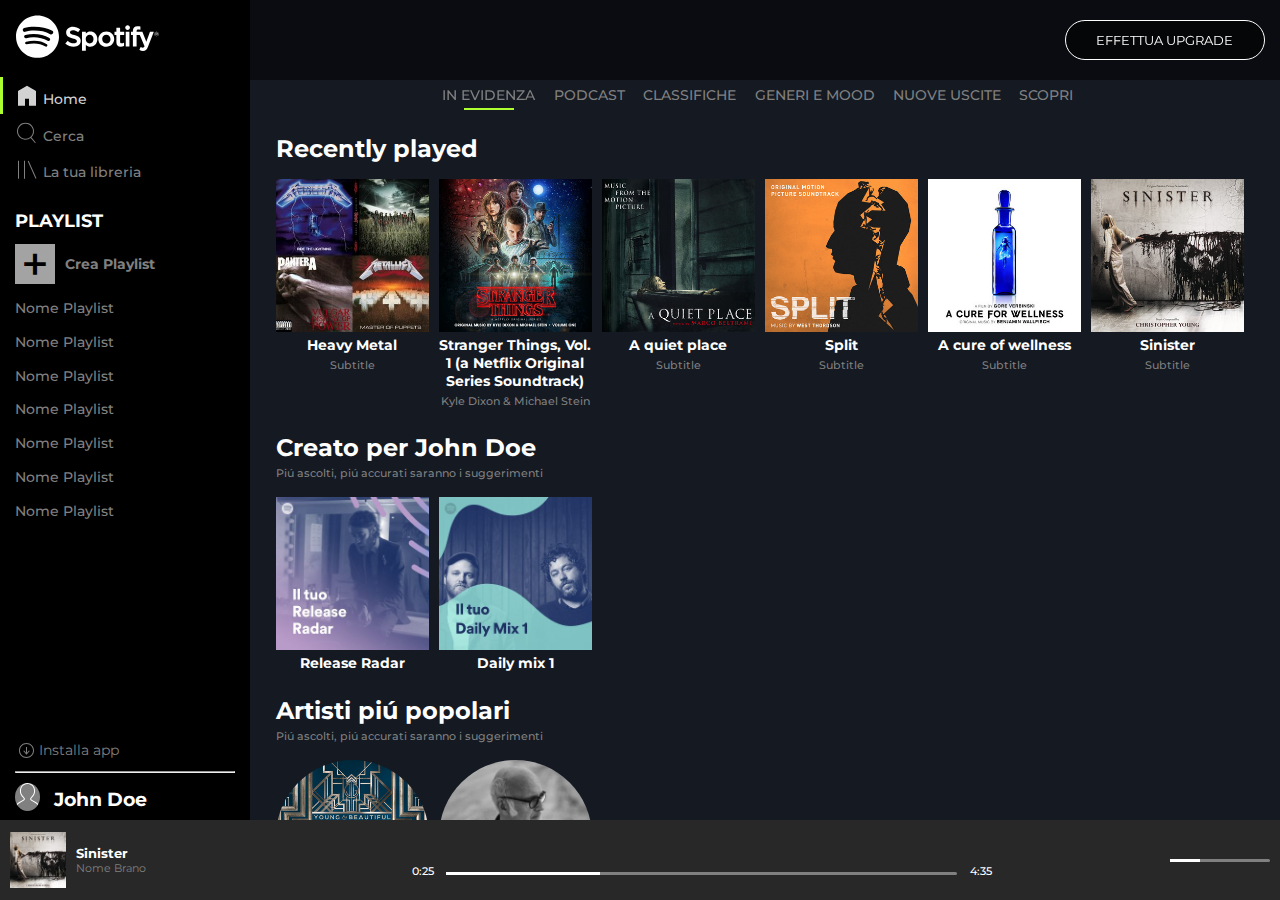
<file: index.html>
<!DOCTYPE html>
<html lang="en">
<head>
    <meta charset="UTF-8">
    <meta http-equiv="X-UA-Compatible" content="IE=edge">
    <meta name="viewport" content="width=device-width, initial-scale=1.0">
    <link rel="shortcut icon" type="image/jpg" href="img/favicon.ico"/>

    <link rel="stylesheet" href="https://cdnjs.cloudflare.com/ajax/libs/font-awesome/6.0.0-beta2/css/all.min.css" integrity="sha512-YWzhKL2whUzgiheMoBFwW8CKV4qpHQAEuvilg9FAn5VJUDwKZZxkJNuGM4XkWuk94WCrrwslk8yWNGmY1EduTA==" crossorigin="anonymous" referrerpolicy="no-referrer" />

    <link rel="preconnect" href="https://fonts.googleapis.com">
    <link rel="preconnect" href="https://fonts.gstatic.com" crossorigin>
    <link href="https://fonts.googleapis.com/css2?family=Montserrat:wght@300;400;500;600;700&display=swap" rel="stylesheet">

    <link rel="stylesheet" href="css/style.css">

    <title>Spotify</title>
</head>
<body>
    
    <div class="app-container">

        <!-- call to action in alto -->
        <div class="cta-container">
            <div class="cta">
                <button class="upgrade-btn">effettua upgrade</button>
            </div>
        </div>
        <!-- /call to action in alto -->
        
        <!-- contenitore delle due colonne del main -->
        <main class="wrapper">
            
            <!-- prima colonna a sinistra  -->
            <nav class="side-nav">
                
                <!-- parte superiore navbar -->
                <div class="side-nav-top">

                    <!-- parte superiore navbar di sinistra -->
                    <div class="side-nav-top-top">

                        <img class="logo" src="img/logo.svg" alt="">
                        <img class="logo small" src="img/logo-small.svg" alt="">
    
                        <ul class="side-nav-link">

                            <li class="side-nav-item"><a href=""><svg viewBox="0 0 512 512" xmlns="http://www.w3.org/2000/svg"><path d="M448 463.746h-149.333v-149.333h-85.334v149.333h-149.333v-315.428l192-111.746 192 110.984v316.19z"/></svg> <span class="namelabel">Home</span></a></li>
    
                            <li class="side-nav-item"><a href=""><svg viewBox="0 0 512 512" xmlns="http://www.w3.org/2000/svg"><path d="M349.714 347.937l93.714 109.969-16.254 13.969-93.969-109.969q-48.508 36.825-109.207 36.825-36.826 0-70.476-14.349t-57.905-38.603-38.603-57.905-14.349-70.476 14.349-70.476 38.603-57.905 57.905-38.603 70.476-14.349 70.476 14.349 57.905 38.603 38.603 57.905 14.349 70.476q0 37.841-14.73 71.619t-40.889 58.921zM224 377.397q43.428 0 80.254-21.461t58.286-58.286 21.461-80.254-21.461-80.254-58.286-58.285-80.254-21.46-80.254 21.46-58.285 58.285-21.46 80.254 21.46 80.254 58.285 58.286 80.254 21.461z" fill-rule="evenodd"/></svg> <span class="namelabel">Cerca</span></a></li>
    
                            <li class="side-nav-item"><a href=""><svg viewBox="0 0 512 512" xmlns="http://www.w3.org/2000/svg"><path d="M291.301 81.778l166.349 373.587-19.301 8.635-166.349-373.587zM64 463.746v-384h21.334v384h-21.334zM192 463.746v-384h21.334v384h-21.334z"/></svg> <span class="namelabel">La tua libreria</span></a></li>

                        </ul>

                    </div>
                    <!-- /parte superiore navbar di sinistra -->

                    
                    <!-- contenitore playlist navbar -->
                    <div class="side-nav-playlist-container">
                        
                        <h2 class="section-title">playlist</h2>
                        <div class="add-playlist">
                            <div class="add-square"><span>+</span></div>
                            <h3 class="playlist-title">Crea Playlist</h3>
                        </div>
    
                        <div class="side-nav-playlist">

                            <ul class="side-nav-link">
                                <li class="side-nav-item"><a href="">Nome Playlist</a></li>
                                <li class="side-nav-item"><a href="">Nome Playlist</a></li>
                                <li class="side-nav-item"><a href="">Nome Playlist</a></li>
                                <li class="side-nav-item"><a href="">Nome Playlist</a></li>
                                <li class="side-nav-item"><a href="">Nome Playlist</a></li>
                                <li class="side-nav-item"><a href="">Nome Playlist</a></li>
                                <li class="side-nav-item"><a href="">Nome Playlist</a></li>
                            </ul>

                        </div>

                    </div>
                    <!-- contenitore playlist navbar -->

                </div>
                <!-- /parte superiore navbar -->

                <!-- parte inferiore nabar -->
                <div class="side-nav-bottom">

                    <h4><a href=""><svg viewBox="0 0 20 20" xmlns="http://www.w3.org/2000/svg"><title>Download icon</title><path d="M12 11.657V6h-1v5.65L9.076 9.414l-.758.65 3.183 3.702 3.195-3.7-.758-.653L12 11.657zM11.5 2C7.358 2 4 5.358 4 9.5c0 4.142 3.358 7.5 7.5 7.5 4.142 0 7.5-3.358 7.5-7.5C19 5.358 15.642 2 11.5 2zm0 14C7.916 16 5 13.084 5 9.5S7.916 3 11.5 3 18 5.916 18 9.5 15.084 16 11.5 16z"/></svg> <span class="namelabel">Installa app</span></a></h4>

                    <hr class="namelabel">

                    <div class="account">
                        <svg viewBox="0 0 80 90" xmlns="http://www.w3.org/2000/svg"><title>User Icon</title><path d="M67.74 61.78l-14.5-8.334c-.735-.422-1.24-1.145-1.385-1.98-.145-.835.088-1.685.638-2.33l5.912-6.93c3.747-4.378 5.81-9.967 5.81-15.737v-2.256c0-6.668-2.792-13.108-7.658-17.67C51.622 1.92 45.17-.386 38.392.054c-12.677.82-22.607 11.772-22.607 24.934v1.483c0 5.77 2.063 11.36 5.81 15.736l5.912 6.933c.55.644.783 1.493.638 2.33-.143.834-.648 1.556-1.383 1.98l-14.494 8.33C4.7 66.077 0 74.15 0 82.844v6.76h3.333v-6.76c0-7.5 4.055-14.46 10.59-18.174l14.5-8.334c1.597-.918 2.692-2.487 3.007-4.302.315-1.815-.19-3.66-1.387-5.06l-5.913-6.936c-3.23-3.775-5.01-8.594-5.01-13.57v-1.484c0-11.41 8.562-20.9 19.488-21.608 5.85-.377 11.415 1.61 15.67 5.598 4.26 3.992 6.605 9.404 6.605 15.24v2.254c0 4.976-1.778 9.796-5.01 13.57l-5.915 6.935c-1.195 1.4-1.7 3.246-1.386 5.06.313 1.816 1.41 3.385 3.008 4.303l14.507 8.338c6.525 3.71 10.58 10.67 10.58 18.17v6.76H80v-6.76c0-8.695-4.7-16.768-12.26-21.063z"/></svg>

                        <h3 class="account-name"><span class="namelabel">John Doe</span></h3>
                    </div>

                </div>
                <!-- /parte inferiore nabar -->


            </nav>
            <!-- /prima colonna a sinistra -->

            

            <div class="core-main">

                <!-- nav bar in alto-colonna di destra -->
                <nav class="core-main-nav">
                    <ul class="side-nav-link">
                        <li class="side-nav-item underline"><a href="">in evidenza</a></li>
                        <li class="side-nav-item"><a href="">podcast</a></li>
                        <li class="side-nav-item"><a href="">classifiche</a></li>
                        <li class="side-nav-item"><a href="">generi e mood</a></li>
                        <li class="side-nav-item"><a href="">nuove uscite</a></li>
                        <li class="side-nav-item"><a href="">scopri</a></li>
                    </ul>
                </nav>
                <!-- /nav bar in alto-colonna di destra -->

                <!-- sezione contenente la lista delle playlist -->
                <div class="core-main-container">

                    <section class="playlist-section">

                        <h1 class="name-playlist-list">Recently played</h1>

                        <ul class="song-list">

                            <!-- prima thumbnail con titolo -->
                            <li class="song-item">
                                <a href="">
                                    <div class="thumb">
                                        <img src="img/metal_lifting.jpg" alt="">
                                        <i class="far fa-play-circle"></i>
                                    </div>
                                    <div class="my-playlist-name">
                                        <h2>Heavy Metal</h2>
                                        <span>Subtitle</span>
                                    </div>
                                </a>
                            </li>
                            <!-- /prima thumbnail con titolo -->


                            <li class="song-item">
                                <a href="">
                                    <div class="thumb">
                                        <img src="img/stranger.jpeg" alt="">
                                        <i class="far fa-play-circle"></i>
                                    </div>
                                    <div class="my-playlist-name">
                                        <h2>Stranger Things, Vol. 1 (a Netflix Original Series Soundtrack)</h2>
                                        <span>Kyle Dixon & Michael Stein</span>
                                    </div>
                                </a>
                            </li>

                            <li class="song-item">
                                <a href="">
                                    <div class="thumb">
                                        <img src="img/aquietplace.jpeg" alt="">
                                        <i class="far fa-play-circle"></i>
                                    </div>
                                    <div class="my-playlist-name">
                                        <h2>A quiet place</h2>
                                        <span>Subtitle</span>
                                    </div>
                                </a>
                            </li>

                            <li class="song-item">
                                <a href="">
                                    <div class="thumb">
                                        <img src="img/split.jpeg" alt="">
                                        <i class="far fa-play-circle"></i>
                                    </div>
                                    <div class="my-playlist-name">
                                        <h2>Split</h2>
                                        <span>Subtitle</span>
                                    </div>
                                </a>
                            </li>

                            <li class="song-item">
                                <a href="">
                                    <div class="thumb">
                                        <img src="img/cure.jpeg" alt="">
                                        <i class="far fa-play-circle"></i>
                                    </div>
                                    <div class="my-playlist-name">
                                        <h2>A cure of wellness</h2>
                                        <span>Subtitle</span>
                                    </div>
                                </a>
                            </li>

                            <li class="song-item">
                                <a href="">
                                    <div class="thumb">
                                        <img src="img/sinister.jpeg" alt="">
                                        <i class="far fa-play-circle"></i>
                                    </div>
                                    <div class="my-playlist-name">
                                        <h2>Sinister</h2>
                                        <span>Subtitle</span>
                                    </div>
                                </a>
                            </li>

                        </ul>

                    </section>

                    <section class="playlist-section">

                        <h1 class="name-playlist-list">Creato per John Doe</h1>
                        <span>Pi&uacute; ascolti, pi&uacute; accurati saranno i suggerimenti</span>

                        <ul class="song-list">
                            <li class="song-item">
                                <a href="">
                                    <div class="thumb">
                                        <img src="img/radar.jpeg" alt="">
                                        <i class="far fa-play-circle"></i>
                                    </div>
                                    <div class="my-playlist-name">
                                        <h2>Release Radar</h2>
                                    </div>
                                </a>
                            </li>

                            <li class="song-item">
                                <a href="">
                                    <div class="thumb">
                                        <img src="img/mixdaily.jpeg" alt="">
                                        <i class="far fa-play-circle"></i>
                                    </div>
                                    <div class="my-playlist-name">
                                        <h2>Daily mix 1</h2>
                                    </div>
                                </a>
                            </li>
                            
                        </ul>

                    </section>

                    <section class="playlist-section popular">

                        <h1 class="name-playlist-list">Artisti pi&uacute; popolari</h1>
                        <span>Pi&uacute; ascolti, pi&uacute; accurati saranno i suggerimenti</span>

                        <ul class="song-list">
                            <li class="song-item">
                                <a href="">
                                    <div class="thumb">
                                        <img src="img/youg.jpeg" alt="">
                                        <i class="far fa-play-circle"></i>
                                    </div>
                                    <div class="my-playlist-name">
                                        <h2>Lana del Rey</h2>
                                    </div>
                                </a>
                            </li>

                            <li class="song-item">
                                <a href="">
                                    <div class="thumb">
                                        <img src="img/einaudi.jpeg" alt="">
                                        <i class="far fa-play-circle"></i>
                                    </div>
                                    <div class="my-playlist-name">
                                        <h2>Ludovico Einaudi</h2>
                                    </div>
                                </a>
                            </li>
                            
                        </ul>

                    </section>

                </div>
                <!-- /sezione contenente la lista delle playlist -->

            </div>
        </main>
        <!-- /contenitore delle due colonne del main -->

    
        <footer class="footer-nav">

            <!-- colonna sinistra footer -->
            <div class="current-song">

                <img src="img/sinister.jpeg" alt="">
                <div class="name-info">
                    <h4 class="playlist-name">Sinister</h4>
                    <h5 class="song-name">Nome Brano</h5>
                </div>

                <button class="song-action"><i class="far fa-heart"></i></button>
                <button class="song-action"><i class="far fa-folder"></i></button>

            </div>
            <!-- /colonna sinistra footer -->

            <!-- controllo riproduttore musicale -->
            <div class="song-control">

                <div class="song-control-top">

                    <button class="media-btn"><i class="fas fa-random"></i></button>
                    <button class="media-btn"><i class="fas fa-step-backward"></i></button>
                    <button class="media-btn play"><i class="far fa-play-circle"></i></button>
                    <button class="media-btn"><i class="fas fa-step-forward"></i></button>
                    <button class="media-btn"><i class="fas fa-redo"></i></button>

                </div>

                <div class="song-control-bottom">

                    <span class="time">0:25</span>
                    <div class="progress-bar-container song">
                        <div class="progress-bar">
                            <div class="circle-volume"></div>
                        </div>
                    </div>
                    <span class="time">4:35</span>

                </div>
            </div>
            <!-- /controllo riproduttore musicale -->
            
            <!-- colonna di destra footer per controllo media -->
            <div class="media-options">

                <button class="media-btn"><i class="fas fa-list-ul"></i></button>
                <button class="media-btn"><i class="fas fa-desktop"></i></button>
                <span class="media-btn"><i class="fas fa-volume-up"></i></span>

                <div class="progress-bar-container volume">
                    <div class="progress-bar">
                        <div class="circle-volume"></div>
                    </div>
                </div>

            </div>
            <!-- /colonna di destra footer per controllo media -->

        </footer>   

    </div>
    
</body>
</html>
</file>
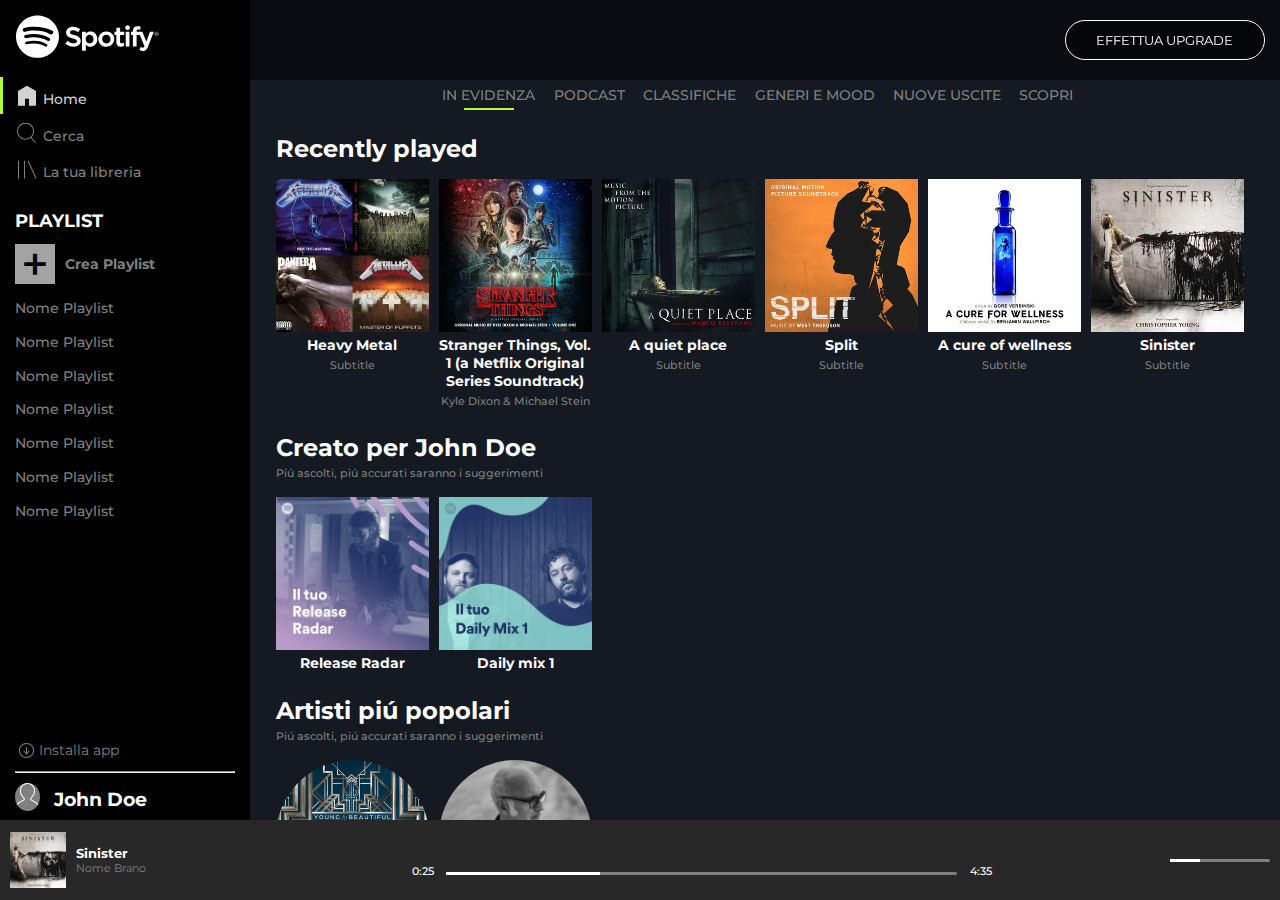
<file: bonus/index.html>
<!DOCTYPE html>
<html lang="en">
<head>
    <meta charset="UTF-8">
    <meta http-equiv="X-UA-Compatible" content="IE=edge">
    <meta name="viewport" content="width=device-width, initial-scale=1.0">
    <link rel="shortcut icon" type="image/jpg" href="img/favicon.ico"/>

    <link rel="stylesheet" href="https://cdnjs.cloudflare.com/ajax/libs/font-awesome/6.0.0-beta2/css/all.min.css" integrity="sha512-YWzhKL2whUzgiheMoBFwW8CKV4qpHQAEuvilg9FAn5VJUDwKZZxkJNuGM4XkWuk94WCrrwslk8yWNGmY1EduTA==" crossorigin="anonymous" referrerpolicy="no-referrer" />

    <link rel="preconnect" href="https://fonts.googleapis.com">
    <link rel="preconnect" href="https://fonts.gstatic.com" crossorigin>
    <link href="https://fonts.googleapis.com/css2?family=Montserrat:wght@300;400;500;600;700&display=swap" rel="stylesheet">

    <link rel="stylesheet" href="css/style.css">

    <title>Spotify-bonus</title>
</head>
<body>
    
    <div class="app-container">

        <!-- call to action in alto -->
        <div class="cta-container">
            <div class="cta">
                <button class="upgrade-btn">effettua upgrade</button>
            </div>
        </div>
        <!-- /call to action in alto -->
        
        <!-- contenitore delle due colonne del main -->
        <main class="wrapper">
            
            <!-- prima colonna a sinistra  -->
            <nav class="side-nav">
                
                <!-- parte superiore navbar -->
                <div class="side-nav-top">

                    <!-- parte superiore navbar di sinistra -->
                    <div class="side-nav-top-top">

                        <img class="logo" src="img/logo.svg" alt="">
                        <img class="logo small" src="img/logo-small.svg" alt="">
    
                        <ul class="side-nav-link">

                            <li class="side-nav-item"><a href=""><svg viewBox="0 0 512 512" xmlns="http://www.w3.org/2000/svg"><path d="M448 463.746h-149.333v-149.333h-85.334v149.333h-149.333v-315.428l192-111.746 192 110.984v316.19z"/></svg> <span class="namelabel">Home</span></a></li>
    
                            <li class="side-nav-item"><a href=""><svg viewBox="0 0 512 512" xmlns="http://www.w3.org/2000/svg"><path d="M349.714 347.937l93.714 109.969-16.254 13.969-93.969-109.969q-48.508 36.825-109.207 36.825-36.826 0-70.476-14.349t-57.905-38.603-38.603-57.905-14.349-70.476 14.349-70.476 38.603-57.905 57.905-38.603 70.476-14.349 70.476 14.349 57.905 38.603 38.603 57.905 14.349 70.476q0 37.841-14.73 71.619t-40.889 58.921zM224 377.397q43.428 0 80.254-21.461t58.286-58.286 21.461-80.254-21.461-80.254-58.286-58.285-80.254-21.46-80.254 21.46-58.285 58.285-21.46 80.254 21.46 80.254 58.285 58.286 80.254 21.461z" fill-rule="evenodd"/></svg> <span class="namelabel">Cerca</span></a></li>
    
                            <li class="side-nav-item"><a href=""><svg viewBox="0 0 512 512" xmlns="http://www.w3.org/2000/svg"><path d="M291.301 81.778l166.349 373.587-19.301 8.635-166.349-373.587zM64 463.746v-384h21.334v384h-21.334zM192 463.746v-384h21.334v384h-21.334z"/></svg> <span class="namelabel">La tua libreria</span></a></li>

                        </ul>

                    </div>
                    <!-- /parte superiore navbar di sinistra -->

                    
                    <!-- contenitore playlist navbar -->
                    <div class="side-nav-playlist-container">
                        
                        <h2 class="section-title">playlist</h2>
                        <div class="add-playlist">
                            <div class="add-square"><span>+</span></div>
                            <h3 class="playlist-title">Crea Playlist</h3>
                        </div>
    
                        <div class="side-nav-playlist">

                            <ul class="side-nav-link">
                                <li class="side-nav-item"><a href="">Nome Playlist</a></li>
                                <li class="side-nav-item"><a href="">Nome Playlist</a></li>
                                <li class="side-nav-item"><a href="">Nome Playlist</a></li>
                                <li class="side-nav-item"><a href="">Nome Playlist</a></li>
                                <li class="side-nav-item"><a href="">Nome Playlist</a></li>
                                <li class="side-nav-item"><a href="">Nome Playlist</a></li>
                                <li class="side-nav-item"><a href="">Nome Playlist</a></li>
                            </ul>

                        </div>

                    </div>
                    <!-- contenitore playlist navbar -->

                </div>
                <!-- /parte superiore navbar -->

                <!-- parte inferiore nabar -->
                <div class="side-nav-bottom">

                    <h4><a href=""><svg viewBox="0 0 20 20" xmlns="http://www.w3.org/2000/svg"><title>Download icon</title><path d="M12 11.657V6h-1v5.65L9.076 9.414l-.758.65 3.183 3.702 3.195-3.7-.758-.653L12 11.657zM11.5 2C7.358 2 4 5.358 4 9.5c0 4.142 3.358 7.5 7.5 7.5 4.142 0 7.5-3.358 7.5-7.5C19 5.358 15.642 2 11.5 2zm0 14C7.916 16 5 13.084 5 9.5S7.916 3 11.5 3 18 5.916 18 9.5 15.084 16 11.5 16z"/></svg> <span class="namelabel">Installa app</span></a></h4>

                    <hr class="namelabel">

                    <div class="account">
                        <svg viewBox="0 0 80 90" xmlns="http://www.w3.org/2000/svg"><title>User Icon</title><path d="M67.74 61.78l-14.5-8.334c-.735-.422-1.24-1.145-1.385-1.98-.145-.835.088-1.685.638-2.33l5.912-6.93c3.747-4.378 5.81-9.967 5.81-15.737v-2.256c0-6.668-2.792-13.108-7.658-17.67C51.622 1.92 45.17-.386 38.392.054c-12.677.82-22.607 11.772-22.607 24.934v1.483c0 5.77 2.063 11.36 5.81 15.736l5.912 6.933c.55.644.783 1.493.638 2.33-.143.834-.648 1.556-1.383 1.98l-14.494 8.33C4.7 66.077 0 74.15 0 82.844v6.76h3.333v-6.76c0-7.5 4.055-14.46 10.59-18.174l14.5-8.334c1.597-.918 2.692-2.487 3.007-4.302.315-1.815-.19-3.66-1.387-5.06l-5.913-6.936c-3.23-3.775-5.01-8.594-5.01-13.57v-1.484c0-11.41 8.562-20.9 19.488-21.608 5.85-.377 11.415 1.61 15.67 5.598 4.26 3.992 6.605 9.404 6.605 15.24v2.254c0 4.976-1.778 9.796-5.01 13.57l-5.915 6.935c-1.195 1.4-1.7 3.246-1.386 5.06.313 1.816 1.41 3.385 3.008 4.303l14.507 8.338c6.525 3.71 10.58 10.67 10.58 18.17v6.76H80v-6.76c0-8.695-4.7-16.768-12.26-21.063z"/></svg>

                        <h3 class="account-name"><span class="namelabel">John Doe</span></h3>
                    </div>

                </div>
                <!-- /parte inferiore nabar -->


            </nav>
            <!-- /prima colonna a sinistra -->

            

            <div class="core-main">

                <!-- nav bar in alto-colonna di destra -->
                <nav class="core-main-nav">
                    <ul class="side-nav-link">
                        <li class="side-nav-item underline"><a href="">in evidenza</a></li>
                        <li class="side-nav-item"><a href="">podcast</a></li>
                        <li class="side-nav-item"><a href="">classifiche</a></li>
                        <li class="side-nav-item"><a href="">generi e mood</a></li>
                        <li class="side-nav-item"><a href="">nuove uscite</a></li>
                        <li class="side-nav-item"><a href="">scopri</a></li>
                    </ul>
                </nav>
                <!-- /nav bar in alto-colonna di destra -->

                <!-- sezione contenente la lista delle playlist -->
                <div class="core-main-container">

                    <section class="playlist-section">

                        <h1 class="name-playlist-list">Recently played</h1>

                        <ul class="song-list">

                            <!-- prima thumbnail con titolo -->
                            <li class="song-item">
                                <a href="">
                                    <div class="thumb">
                                        <img src="img/metal_lifting.jpg" alt="">
                                        <i class="far fa-play-circle"></i>
                                    </div>
                                    <div class="my-playlist-name">
                                        <h2>Heavy Metal</h2>
                                        <span>Subtitle</span>
                                    </div>
                                </a>
                            </li>
                            <!-- /prima thumbnail con titolo -->


                            <li class="song-item">
                                <a href="">
                                    <div class="thumb">
                                        <img src="img/stranger.jpeg" alt="">
                                        <i class="far fa-play-circle"></i>
                                    </div>
                                    <div class="my-playlist-name">
                                        <h2>Stranger Things, Vol. 1 (a Netflix Original Series Soundtrack)</h2>
                                        <span>Kyle Dixon & Michael Stein</span>
                                    </div>
                                </a>
                            </li>

                            <li class="song-item">
                                <a href="">
                                    <div class="thumb">
                                        <img src="img/aquietplace.jpeg" alt="">
                                        <i class="far fa-play-circle"></i>
                                    </div>
                                    <div class="my-playlist-name">
                                        <h2>A quiet place</h2>
                                        <span>Subtitle</span>
                                    </div>
                                </a>
                            </li>

                            <li class="song-item">
                                <a href="">
                                    <div class="thumb">
                                        <img src="img/split.jpeg" alt="">
                                        <i class="far fa-play-circle"></i>
                                    </div>
                                    <div class="my-playlist-name">
                                        <h2>Split</h2>
                                        <span>Subtitle</span>
                                    </div>
                                </a>
                            </li>

                            <li class="song-item">
                                <a href="">
                                    <div class="thumb">
                                        <img src="img/cure.jpeg" alt="">
                                        <i class="far fa-play-circle"></i>
                                    </div>
                                    <div class="my-playlist-name">
                                        <h2>A cure of wellness</h2>
                                        <span>Subtitle</span>
                                    </div>
                                </a>
                            </li>

                            <li class="song-item">
                                <a href="">
                                    <div class="thumb">
                                        <img src="img/sinister.jpeg" alt="">
                                        <i class="far fa-play-circle"></i>
                                    </div>
                                    <div class="my-playlist-name">
                                        <h2>Sinister</h2>
                                        <span>Subtitle</span>
                                    </div>
                                </a>
                            </li>

                        </ul>

                    </section>

                    <section class="playlist-section">

                        <h1 class="name-playlist-list">Creato per John Doe</h1>
                        <span>Pi&uacute; ascolti, pi&uacute; accurati saranno i suggerimenti</span>

                        <ul class="song-list">
                            <li class="song-item">
                                <a href="">
                                    <div class="thumb">
                                        <img src="img/radar.jpeg" alt="">
                                        <i class="far fa-play-circle"></i>
                                    </div>
                                    <div class="my-playlist-name">
                                        <h2>Release Radar</h2>
                                    </div>
                                </a>
                            </li>

                            <li class="song-item">
                                <a href="">
                                    <div class="thumb">
                                        <img src="img/mixdaily.jpeg" alt="">
                                        <i class="far fa-play-circle"></i>
                                    </div>
                                    <div class="my-playlist-name">
                                        <h2>Daily mix 1</h2>
                                    </div>
                                </a>
                            </li>
                            
                        </ul>

                    </section>

                    <section class="playlist-section popular">

                        <h1 class="name-playlist-list">Artisti pi&uacute; popolari</h1>
                        <span>Pi&uacute; ascolti, pi&uacute; accurati saranno i suggerimenti</span>

                        <ul class="song-list">
                            <li class="song-item">
                                <a href="">
                                    <div class="thumb">
                                        <img src="img/youg.jpeg" alt="">
                                        <i class="far fa-play-circle"></i>
                                    </div>
                                    <div class="my-playlist-name">
                                        <h2>Lana del Rey</h2>
                                    </div>
                                </a>
                            </li>

                            <li class="song-item">
                                <a href="">
                                    <div class="thumb">
                                        <img src="img/einaudi.jpeg" alt="">
                                        <i class="far fa-play-circle"></i>
                                    </div>
                                    <div class="my-playlist-name">
                                        <h2>Ludovico Einaudi</h2>
                                    </div>
                                </a>
                            </li>
                            
                        </ul>

                    </section>

                </div>
                <!-- /sezione contenente la lista delle playlist -->

            </div>
        </main>
        <!-- /contenitore delle due colonne del main -->

    
        <footer class="footer-nav">

            <!-- colonna sinistra footer -->
            <div class="current-song">

                <img src="img/sinister.jpeg" alt="">
                <div class="name-info">
                    <h4 class="playlist-name">Sinister</h4>
                    <h5 class="song-name">Nome Brano</h5>
                </div>

                <button class="song-action"><i class="far fa-heart"></i></button>
                <button class="song-action"><i class="far fa-folder"></i></button>

            </div>
            <!-- /colonna sinistra footer -->

            <!-- controllo riproduttore musicale -->
            <div class="song-control">

                <div class="song-control-top">

                    <button class="media-btn"><i class="fas fa-random"></i></button>
                    <button class="media-btn"><i class="fas fa-step-backward"></i></button>
                    <button class="media-btn play"><i class="far fa-play-circle"></i></button>
                    <button class="media-btn"><i class="fas fa-step-forward"></i></button>
                    <button class="media-btn"><i class="fas fa-redo"></i></button>

                </div>

                <div class="song-control-bottom">

                    <span class="time">0:25</span>
                    <div class="progress-bar-container song">
                        <div class="progress-bar">
                            <div class="circle-volume"></div>
                        </div>
                    </div>
                    <span class="time">4:35</span>

                </div>
            </div>
            <!-- /controllo riproduttore musicale -->
            
            <!-- colonna di destra footer per controllo media -->
            <div class="media-options">

                <button class="media-btn"><i class="fas fa-list-ul"></i></button>
                <button class="media-btn"><i class="fas fa-desktop"></i></button>
                <span class="media-btn"><i class="fas fa-volume-up"></i></span>

                <div class="progress-bar-container volume">
                    <div class="progress-bar">
                        <div class="circle-volume"></div>
                    </div>
                </div>

            </div>
            <!-- /colonna di destra footer per controllo media -->

        </footer>   

    </div>
    
</body>
</html>
</file>
<file: css/style.css>
* {
    margin: 0;
    padding: 0;
    box-sizing: border-box;
}

html {
    font-size: 100%;
    font-family: 'Montserrat', sans-serif;
    font-weight: 500;
}

/* common rules */

:root {
    --deep-black: black;
    --dark-gray: #282828;
    --deep-blue: #141922;
    --spoty-green: #ADFF2F;
    --playlist-gray: #a3a3a3;
    --side-icon: #d2d2d2;
    --main-font: white;
    --sub-font: gray;

    --side-nav-spacing: 15px;

    --side-nav-width: 250px;
    --side-nav-small-width: 60px;
    --common-height: 80px;
}

ul {
    list-style-type: none;
}

a {
    text-decoration: none;
}

/* grandezza web app */
.app-container {
    width: 100%;
    height: 100vh;
    overflow: hidden;
}

/* sezione call to action */
.cta-container {
    display: flex;
    justify-content: flex-end;
}
.cta {
    display: flex;
    width: calc(100vw - var(--side-nav-width));
    height: var(--common-height);
    position: fixed;
    justify-content: flex-end;
    align-items: center;
    background-color: rgba(0,0,0,0.5);
}

.upgrade-btn {
    z-index: 100;
    padding: 0.8em 2.3em;
    margin-right: var(--side-nav-spacing);
    text-transform: uppercase;
    border: 1px solid var(--main-font);
    border-radius: 30px;
    font-family: 'Montserrat', sans-serif;
    background-color: rgba(0,0,0,0.5);
    color: var(--main-font);
}
.upgrade-btn:hover {
    transform: scale(1.1);
    cursor: pointer;
}

/* main container */
.wrapper {
    display: flex;
    height: calc(100% - var(--common-height));
    overflow: hidden;
}

.side-nav {
    width: var(--side-nav-width);
    height: 100%;
    background-color: var(--deep-black);
}

.side-nav li a:hover{
    color: var(--main-font);
}
.side-nav li a:hover svg{
    fill: var(--main-font);
}

/* parte superiore della navbar di sinistra */
.side-nav-top {
    width: 100%;
    height: calc(100% - var(--common-height));
    min-height: 400px;
}

.side-nav-top-top {
    height: 210px;
}

.logo {
    width: 160px;
    margin-top: var(--side-nav-spacing);
    padding-left: var(--side-nav-spacing);
}
.logo.small {
    display: none;
}

.side-nav-top-top .side-nav-link {
    width: 100%;
    margin-top: var(--side-nav-spacing);
}

.side-nav-link .side-nav-item {
    padding: 0.4em 0;
    padding-left: var(--side-nav-spacing);
}

.side-nav-link .side-nav-item a{
    color: var(--sub-font);
}

.side-nav-link .side-nav-item svg{
    height: 1.5em;
    vertical-align: bottom;
    fill: var(--sub-font);
}

.side-nav-link .side-nav-item span {
    font-size: 0.9em;
}

.side-nav-top-top > .side-nav-link .side-nav-item:first-child a {
    color: var(--side-icon);
}
.side-nav-top-top > .side-nav-link .side-nav-item:first-child a svg {
    fill: var(--side-icon);
}
.side-nav-top-top > .side-nav-link .side-nav-item:first-child {
    border-left: 3px solid var(--spoty-green);
    padding-left: calc(var(--side-nav-spacing) - 3px);
}

/* parte centrale della navbar di sinistra*/
.side-nav-playlist-container {
    width: 100%;
    height: calc(100% - 210px);
    overflow: hidden;
}

.section-title {
    padding-left: var(--side-nav-spacing);
    font-size: 1.1em;
    text-transform: uppercase;
    color: var(--main-font);
}

.side-nav-playlist {
    width: 100%;
    height: 80%;
    padding-bottom: 3em;
    overflow: auto;
}

.side-nav-playlist .side-nav-link .side-nav-item {
    margin-bottom: 0.3em;
    font-size: 0.9em;
}
.side-nav-playlist-container .side-nav-playlist .side-nav-link .side-nav-item:first-child {
    padding-top: 0;
}

.add-playlist {
    display: flex;
    height: 60px;
    margin-bottom: 0.5em;
    padding-left: var(--side-nav-spacing);
    align-items: center;
    cursor: pointer;
}
.add-playlist:hover .add-square{
    background-color: var(--main-font);
}
.add-playlist:hover .playlist-title{
    color: var(--main-font);
}

.add-square {
    position: relative;
    width: 40px;
    height: 40px;
    margin-top: 5px;
    background-color: var(--playlist-gray);
}

.add-square > span {
    position: absolute;
    top: 50%;
    left: 50%;
    transform: translate(-50%, -50%);
    font-size: 3em;
}

.playlist-title {
    margin-top: 5px;
    margin-left: 10px;
    font-size: 0.9em;
    color: var(--sub-font);
}

/* parte inferiore navbar sinistra */
.side-nav-bottom {
    width: 100%;
    height: var(--common-height);
    padding-left: var(--side-nav-spacing);
}

.side-nav-bottom .account-name {
    display: inline-block;
    color: var(--main-font);
}

.side-nav-bottom svg {
    width: 20px;
    vertical-align: middle;
    fill: var(--sub-font);
}

.side-nav-bottom .account svg {
    width: 25px;
    margin-right: 10px;
    vertical-align: bottom;
    border-radius: 50%;
    background-color: var(--sub-font);
    fill: var(--main-font);
}

.side-nav-bottom h4 a {
    color: var(--sub-font);
    font-size: 0.9em;
    font-weight: normal;
}
.side-nav-bottom a:hover{
    cursor: pointer;
    color: var(--main-font);
}
.side-nav-bottom a:hover svg{
    fill: var(--main-font);
}

.side-nav-bottom hr {
    width: calc(100% - var(--side-nav-spacing));
    margin: 10px 0;
}

.account {
    cursor: pointer;
}

/* parte principale della colonna di destra */
.core-main {
    width: calc(100vw - var(--side-nav-width));
    height: calc(100vh - var(--common-height));
    padding-top: var(--common-height);
    padding-bottom: var(--side-nav-spacing);
    overflow: auto;
    background-color: var(--deep-blue);
}

/* nav bar in alto-colonna di destra */
.core-main-nav .side-nav-link .side-nav-item a {
    text-transform: uppercase;
}
.core-main-nav .side-nav-link .side-nav-item a:hover {
    color: var(--main-font);
}

.core-main-nav .side-nav-link .side-nav-item.underline {
    position: relative;
}
.core-main-nav .side-nav-link .side-nav-item.underline::after {
    content: '';
    width: 50px;
    position: absolute;
    bottom: 0;
    left: calc(50% - 25px);
    border-bottom: 2px solid var(--spoty-green);
}

.core-main-nav .side-nav-link {
    text-align: center;
}

.core-main-nav .side-nav-link .side-nav-item {
    display: inline-block;
    margin-right: 1em;
    padding: 0.4em 0;
    font-size: 0.9em;
}

/* sezione contenente la lista delle playlist */
.core-main-container { 
    width: 95%;
    margin: 0 auto;
}

.name-playlist-list {
    color: var(--main-font);
    font-size: 1.5em;
}

.song-list {
    margin-top: 1em;
    display: flex;
}

.song-list .song-item {
    display: flex;
    width: calc(100% / 6 - 10px);
    margin-right: 10px;
    justify-content: center;
}

.song-list .song-item img {
    width: 100%;
    max-width: 180px;
}

.song-list .song-item a {
    color: var(--main-font);
}

.song-list .song-item .thumb {
    position: relative;
    text-align: center;
}
.song-list .song-item .thumb:hover img{
    filter: brightness(50%);
}

.song-list .song-item .thumb .far.fa-play-circle {
    display: none;
    position: absolute;
    top: 50%;
    left: 50%;
    transform: translate(-50%, -50%);
    font-size: 3em;
}
.song-list .song-item .thumb:hover .far.fa-play-circle {
    display: block;
}

.my-playlist-name {
    text-align: center;
}

.playlist-section h2 {
    font-size: 0.9em;
}

.playlist-section span {
    font-size: 0.7em;
    color: var(--sub-font);
}

.name-playlist-list {
    margin-top: 1em;
}

.playlist-section.popular img {
    border-radius: 50%;
}

@media screen and (max-width: 1100px) {
    .song-list .song-item {
        width: calc(100% / 4 - 10px);
        padding-bottom: var(--side-nav-spacing);
    }
    .song-list {
        flex-wrap: wrap;
    }
}

@media screen and (max-width: 700px) {
    .song-list .song-item {
        width: calc(100% / 2 - 10px);
    }
}

@media screen and (max-width: 600px) {
    .logo {
        display: none;
    }
    .logo.small {
        display: block;
        width: 40px;
    }

    .namelabel {
        display: none;
    }

    .side-nav-playlist-container {
        display: none;
    }

    .account {
        margin-top: 10px;
    }

    .side-nav {
        width: var(--side-nav-small-width)
    }

    .app-container .cta {
        width: calc(100vw - var(--side-nav-small-width));
    }

    .wrapper .core-main {
        width: calc(100vw - var(--side-nav-small-width));
    }

    .song-list .song-item img {
        max-width: 220px;
    }
}

@media screen and (max-width: 582px) {
    
    .footer-nav .media-options {
        display: none;
    }

    .footer-nav .current-song .far.fa-folder {
        display: none;
    }

    .footer-nav .current-song .name-info {
        margin-right: 5px;
    }

    .footer-nav .current-song {
        width: 300px;
    }

}

@media screen and (max-height: 159px) {
    
    .cta-container {
        display: none;
    }
}

/* barra di riproduzione del footer */
.footer-nav {
    display: flex;
    width: 100%;
    height: var(--common-height);
    justify-content: space-between;
    background-color: var(--dark-gray);
}

/* colonna di sinistra del footer */
.current-song {
    display: flex;
    width: 400px;
    height: 100%;
    margin-left: 10px;
    align-items: center;
}

.current-song img{
    height: 70%;
    margin-right: 10px;
}

.name-info {
    display: inline-block;
    margin-right: 1.2em;
}

.current-song .playlist-name {
    font-size: 0.8em;
    color: var(--main-font);
}

.current-song .song-name {
    font-weight: normal;
    font-size: 0.7em;
    color: var(--sub-font);
}
.current-song .song-name:hover {
    text-decoration: underline;
    color: var(--main-font);
    cursor: pointer;
}

/* colonna centrale-superiore del footer con plancia comandi */
.song-action {
    margin: 0 0.5em;
    border: none;
    background-color: var(--dark-gray);
    color: var(--sub-font);
}
.song-action:hover {
    color: var(--main-font);
    cursor: pointer;
}

.song-control {
    display: flex;
    flex-direction: column;
    width: 100%;
    height: 100%;
    justify-content: center;
}

.song-control-top {
    text-align: center;
}

.song-control-top .media-btn {
    font-size: 1em;
}

.song-control-top .media-btn.play {
    font-size: 1.5em;
}
.song-control-top .media-btn.play:hover {
    transform: scale(1.2);
}

/* colonna centrale-inferiore footer con barra di prograssione del brano */
.song-control-bottom {
    width: 100%;
    text-align: center;
}

.progress-bar-container{
    height: 3px;
    border-radius: 10px;
    cursor: pointer;
    background-color: var(--sub-font);
}
.progress-bar {
    position: relative;
    width: 30%;
    height: 100%;
    background-color: var(--main-font);
}

.progress-bar-container.song {
    width: 60%;
    display: inline-block;
}

.time {
    margin: 0 1%;
    font-size: 0.7em;
    color: var(--main-font);
}

.media-btn {
    margin: 0 0.5em;
    border: none;
    cursor: pointer;
    background-color: var(--dark-gray);
    color: var(--main-font);
}

/* colonna di destra del footer */
.media-options {
    display: flex;
    width: 200px;
    height: 100%;
    margin-right: 10px;
    align-items: center;
}

.progress-bar-container.volume {
    width: 100px;
}

.progress-bar-container:hover .circle-volume {
    display: block;
    cursor: pointer;
}
.progress-bar-container:hover .progress-bar {
    background-color: var(--spoty-green);
}

.circle-volume {
    width: 15px;
    height: 15px;
    position: absolute;
    top: calc(50% - 7.5px);
    right: -7.5px;
    display: none;
    border-radius: 50%;
    cursor: pointer;
    background-color: var(--main-font);
}
</file>
<file: bonus/css/style.css>
* {
    margin: 0;
    padding: 0;
    box-sizing: border-box;
}

html {
    font-size: 100%;
    font-family: 'Montserrat', sans-serif;
    font-weight: 500;
}

/* common rules */

:root {
    --deep-black: black;
    --dark-gray: #282828;
    --deep-blue: #141922;
    --spoty-green: #ADFF2F;
    --playlist-gray: #a3a3a3;
    --side-icon: #d2d2d2;
    --main-font: white;
    --sub-font: gray;

    --side-nav-spacing: 15px;

    --side-nav-width: 250px;
    --side-nav-small-width: 60px;
    --common-height: 80px;
}

ul {
    list-style-type: none;
}

a {
    text-decoration: none;
}

/* grandezza web app */
.app-container {
    width: 100%;
    height: 100vh;
    overflow: hidden;
}

/* sezione call to action */
.cta-container {
    display: flex;
    justify-content: flex-end;
}
.cta {
    display: flex;
    width: calc(100vw - var(--side-nav-width));
    height: var(--common-height);
    position: fixed;
    justify-content: flex-end;
    align-items: center;
    background-color: rgba(0,0,0,0.5);
}

.upgrade-btn {
    z-index: 100;
    padding: 0.8em 2.3em;
    margin-right: var(--side-nav-spacing);
    text-transform: uppercase;
    border: 1px solid var(--main-font);
    border-radius: 30px;
    font-family: 'Montserrat', sans-serif;
    background-color: rgba(0,0,0,0.5);
    color: var(--main-font);

    animation-name: tilt;
    animation-duration: 5s;
    animation-iteration-count: infinite;
    animation-delay: 2s;
    
}
.upgrade-btn:hover {
    transform: scale(1.1);
    cursor: pointer;
}

@keyframes tilt {
    
    5% {
        transform: rotate(-5deg);
    }
    10% {
        transform: rotate(5deg);
    }
    15% {
        transform: rotate(-5deg);
    }
    20% {
        transform: rotate(5deg);
    }
    25% {
        transform: rotate(0deg);
    }
}

/* main container */
.wrapper {
    display: flex;
    height: calc(100% - var(--common-height));
    overflow: hidden;
}

.side-nav {
    width: var(--side-nav-width);
    height: 100%;
    background-color: var(--deep-black);
}

.side-nav li a:hover{
    color: var(--main-font);
}
.side-nav li a:hover svg{
    fill: var(--main-font);
}

/* parte superiore della navbar di sinistra */
.side-nav-top {
    width: 100%;
    height: calc(100% - var(--common-height));
    min-height: 400px;
}

.side-nav-top-top {
    height: 210px;
}

.logo {
    width: 160px;
    margin-top: var(--side-nav-spacing);
    padding-left: var(--side-nav-spacing);

    transition: all 1s;
}
.logo:hover {
    transform: scale(1.2);
    color: var(--spoty-green);
}
.logo.small {
    display: none;
}

.side-nav-top-top .side-nav-link {
    width: 100%;
    margin-top: var(--side-nav-spacing);
}

.side-nav-link .side-nav-item {
    padding: 0.4em 0;
    padding-left: var(--side-nav-spacing);
}

.side-nav-link .side-nav-item a{
    color: var(--sub-font);
}

.side-nav-link .side-nav-item svg{
    height: 1.5em;
    vertical-align: bottom;
    fill: var(--sub-font);
}

.side-nav-link .side-nav-item span {
    font-size: 0.9em;
}

.side-nav-top-top > .side-nav-link .side-nav-item:first-child a {
    color: var(--side-icon);
}
.side-nav-top-top > .side-nav-link .side-nav-item:first-child a svg {
    fill: var(--side-icon);
}
.side-nav-top-top > .side-nav-link .side-nav-item:first-child {
    border-left: 3px solid var(--spoty-green);
    padding-left: calc(var(--side-nav-spacing) - 3px);
}

/* parte centrale della navbar di sinistra*/
.side-nav-playlist-container {
    width: 100%;
    height: calc(100% - 210px);
    overflow: hidden;
}

.section-title {
    padding-left: var(--side-nav-spacing);
    font-size: 1.1em;
    text-transform: uppercase;
    color: var(--main-font);
}

.side-nav-playlist {
    width: 100%;
    height: 80%;
    padding-bottom: 3em;
    overflow: auto;
}

.side-nav-playlist .side-nav-link .side-nav-item {
    margin-bottom: 0.3em;
    font-size: 0.9em;
    
}
.side-nav-playlist .side-nav-link .side-nav-item a {
    margin-left: 0;
    transition: all 0.2s;
}
.side-nav-playlist .side-nav-link .side-nav-item a:hover {
    margin-left: 15px;
}

.side-nav-playlist-container .side-nav-playlist .side-nav-link .side-nav-item:first-child {
    padding-top: 0;
}

.add-playlist {
    display: flex;
    height: 60px;
    margin-bottom: 0.5em;
    padding-left: var(--side-nav-spacing);
    align-items: center;
    cursor: pointer;
}
.add-playlist:hover .add-square{
    background-color: var(--main-font);
}
.add-playlist:hover .playlist-title{
    color: var(--main-font);
}

.add-square {
    position: relative;
    width: 40px;
    height: 40px;
    margin-top: 5px;
    background-color: var(--playlist-gray);
}

.add-square > span {
    position: absolute;
    top: 50%;
    left: 50%;
    transform: translate(-50%, -50%);
    font-size: 3em;
}

.playlist-title {
    margin-top: 5px;
    margin-left: 10px;
    font-size: 0.9em;
    color: var(--sub-font);
}

/* parte inferiore navbar sinistra */
.side-nav-bottom {
    width: 100%;
    height: var(--common-height);
    padding-left: var(--side-nav-spacing);
}

.side-nav-bottom .account-name {
    display: inline-block;
    color: var(--main-font);
}

.side-nav-bottom svg {
    width: 20px;
    vertical-align: middle;
    fill: var(--sub-font);
}

.side-nav-bottom .account svg {
    width: 25px;
    margin-right: 10px;
    vertical-align: bottom;
    border-radius: 50%;
    background-color: var(--sub-font);
    fill: var(--main-font);
}

.side-nav-bottom h4 a {
    color: var(--sub-font);
    font-size: 0.9em;
    font-weight: normal;
}
.side-nav-bottom a:hover{
    cursor: pointer;
    color: var(--main-font);
}
.side-nav-bottom a:hover svg{
    fill: var(--main-font);
}

.side-nav-bottom hr {
    width: calc(100% - var(--side-nav-spacing));
    margin: 10px 0;
}

.account {
    cursor: pointer;
}

/* parte principale della colonna di destra */
.core-main {
    width: calc(100vw - var(--side-nav-width));
    height: calc(100vh - var(--common-height));
    padding-top: var(--common-height);
    padding-bottom: var(--side-nav-spacing);
    overflow: auto;
    background-color: var(--deep-blue);
}

/* nav bar in alto-colonna di destra */
.core-main-nav .side-nav-link .side-nav-item a {
    text-transform: uppercase;
}
.core-main-nav .side-nav-link .side-nav-item a:hover {
    color: var(--main-font);
}

.core-main-nav .side-nav-link .side-nav-item.underline {
    position: relative;
}
.core-main-nav .side-nav-link .side-nav-item.underline::after {
    content: '';
    width: 50px;
    position: absolute;
    bottom: 0;
    left: calc(50% - 25px);
    border-bottom: 2px solid var(--spoty-green);
}

.core-main-nav .side-nav-link {
    text-align: center;
}

.core-main-nav .side-nav-link .side-nav-item {
    display: inline-block;
    margin-right: 1em;
    padding: 0.4em 0;
    font-size: 0.9em;
}

/* sezione contenente la lista delle playlist */
.core-main-container { 
    width: 95%;
    margin: 0 auto;
}

.name-playlist-list {
    color: var(--main-font);
    font-size: 1.5em;
}

.song-list {
    margin-top: 1em;
    display: flex;
}

.song-list .song-item {
    display: flex;
    width: calc(100% / 6 - 10px);
    margin-right: 10px;
    justify-content: center;
}

.song-list .song-item img {
    width: 100%;
    max-width: 180px;
    filter: brightness(100%);

    transition: all 0.7s;
}

.song-list .song-item a {
    color: var(--main-font);
}

.song-list .song-item .thumb {
    position: relative;
    text-align: center;
    
    transition: all 0.5s;
}
.song-list .song-item .thumb:hover img{
    filter: brightness(50%);
}

.song-list .song-item .thumb:hover {
    transform: rotate(360deg);
}

.song-list .song-item .thumb .far.fa-play-circle {
    position: absolute;
    top: 50%;
    left: 50%;
    transform: translate(-50%, -50%);
    font-size: 3em;
    opacity: 0;

    transition: opacity 0.5s;
}
.song-list .song-item .thumb:hover .far.fa-play-circle {
    opacity: 1;
}

.my-playlist-name {
    text-align: center;
}

.playlist-section h2 {
    font-size: 0.9em;
}

.playlist-section span {
    font-size: 0.7em;
    color: var(--sub-font);
}

.name-playlist-list {
    margin-top: 1em;
}

.playlist-section.popular img {
    border-radius: 50%;
}

@media screen and (max-width: 1100px) {
    .song-list .song-item {
        width: calc(100% / 4 - 10px);
        padding-bottom: var(--side-nav-spacing);
    }
    .song-list {
        flex-wrap: wrap;
    }
}

@media screen and (max-width: 700px) {
    .song-list .song-item {
        width: calc(100% / 2 - 10px);
    }
}

@media screen and (max-width: 600px) {
    .logo {
        display: none;
    }
    .logo.small {
        display: block;
        width: 40px;
    }

    .namelabel {
        display: none;
    }

    .side-nav-playlist-container {
        display: none;
    }

    .account {
        margin-top: 10px;
    }

    .side-nav {
        width: var(--side-nav-small-width)
    }

    .app-container .cta {
        width: calc(100vw - var(--side-nav-small-width));
    }

    .wrapper .core-main {
        width: calc(100vw - var(--side-nav-small-width));
    }

    .song-list .song-item img {
        max-width: 220px;
    }
}

@media screen and (max-width: 582px) {
    
    .footer-nav .media-options {
        display: none;
    }

    .footer-nav .current-song .far.fa-folder {
        display: none;
    }

    .footer-nav .current-song .name-info {
        margin-right: 5px;
    }

    .footer-nav .current-song {
        width: 300px;
    }

}

@media screen and (max-height: 159px) {
    
    .cta-container {
        display: none;
    }
}

/* barra di riproduzione del footer */
.footer-nav {
    display: flex;
    width: 100%;
    height: var(--common-height);
    justify-content: space-between;
    background-color: var(--dark-gray);
}

/* colonna di sinistra del footer */
.current-song {
    display: flex;
    width: 400px;
    height: 100%;
    margin-left: 10px;
    align-items: center;
}

.current-song img{
    height: 70%;
    margin-right: 10px;
}

.name-info {
    display: inline-block;
    margin-right: 1.2em;
}

.current-song .playlist-name {
    font-size: 0.8em;
    color: var(--main-font);
}

.current-song .song-name {
    font-weight: normal;
    font-size: 0.7em;
    color: var(--sub-font);
}
.current-song .song-name:hover {
    text-decoration: underline;
    color: var(--main-font);
    cursor: pointer;
}

/* colonna centrale-superiore del footer con plancia comandi */
.song-action {
    margin: 0 0.5em;
    border: none;
    background-color: var(--dark-gray);
    color: var(--sub-font);
}
.song-action:hover {
    color: var(--main-font);
    cursor: pointer;
}

.song-control {
    display: flex;
    flex-direction: column;
    width: 100%;
    height: 100%;
    justify-content: center;
}

.song-control-top {
    text-align: center;
}

.song-control-top .media-btn {
    font-size: 1em;
}

.song-control-top .media-btn.play {
    font-size: 1.5em;
}
.song-control-top .media-btn.play:hover {
    transform: scale(1.2);
}

/* colonna centrale-inferiore footer con barra di prograssione del brano */
.song-control-bottom {
    width: 100%;
    text-align: center;
}

.progress-bar-container{
    height: 3px;
    border-radius: 10px;
    cursor: pointer;
    background-color: var(--sub-font);
}
.progress-bar {
    position: relative;
    width: 30%;
    height: 100%;
    background-color: var(--main-font);
}

.progress-bar-container.song {
    width: 60%;
    display: inline-block;
}

.time {
    margin: 0 1%;
    font-size: 0.7em;
    color: var(--main-font);
}

.media-btn {
    margin: 0 0.5em;
    border: none;
    cursor: pointer;
    background-color: var(--dark-gray);
    color: var(--main-font);
}

/* colonna di destra del footer */
.media-options {
    display: flex;
    width: 200px;
    height: 100%;
    margin-right: 10px;
    align-items: center;
}

.progress-bar-container.volume {
    width: 100px;
}

.progress-bar-container:hover .circle-volume {
    display: block;
    cursor: pointer;
}
.progress-bar-container:hover .progress-bar {
    background-color: var(--spoty-green);
}

.circle-volume {
    width: 15px;
    height: 15px;
    position: absolute;
    top: calc(50% - 7.5px);
    right: -7.5px;
    display: none;
    border-radius: 50%;
    cursor: pointer;
    background-color: var(--main-font);
}
</file>
